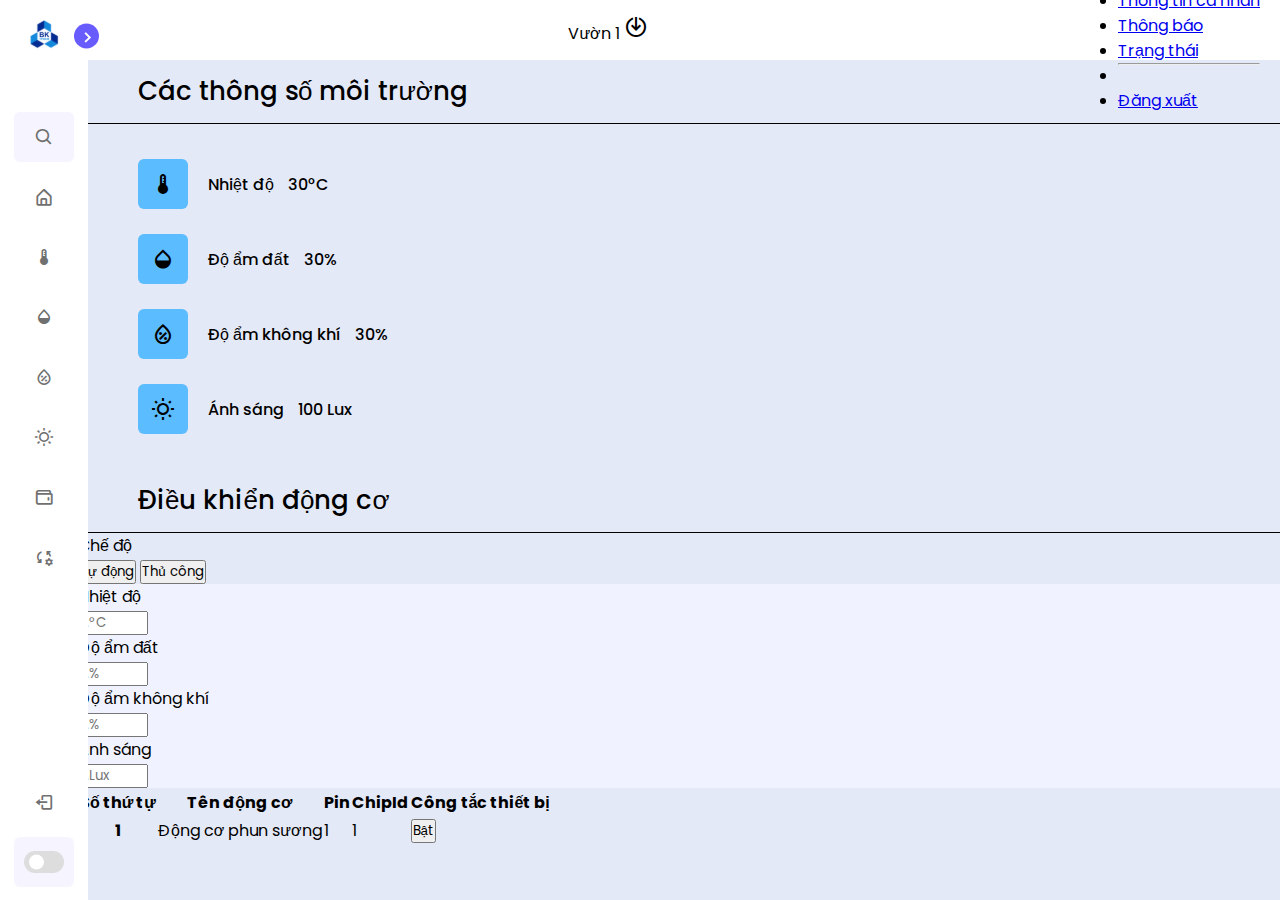
<file: index.html>
<!DOCTYPE html>
<html lang="en">
    <head>
        <meta charset="UTF-8" />
        <meta http-equiv="X-UA-Compatible" content="IE=edge" />
        <meta name="viewport" content="width=device-width, initial-scale=1.0" />
        <!----======== CSS ======== -->
        <link
            href="https://cdn.jsdelivr.net/npm/bootstrap@5.0.2/dist/css/bootstrap.min.css"
            rel="stylesheet"
            integrity="sha384-EVSTQN3/azprG1Anm3QDgpJLIm9Nao0Yz1ztcQTwFspd3yD65VohhpuuCOmLASjC"
            crossorigin="anonymous"
        />
        <script
            src="https://cdn.jsdelivr.net/npm/@popperjs/core@2.11.8/dist/umd/popper.min.js"
            integrity="sha384-I7E8VVD/ismYTF4hNIPjVp/Zjvgyol6VFvRkX/vR+Vc4jQkC+hVqc2pM8ODewa9r"
            crossorigin="anonymous"
        ></script>
        <script
            src="https://cdn.jsdelivr.net/npm/bootstrap@5.3.3/dist/js/bootstrap.min.js"
            integrity="sha384-0pUGZvbkm6XF6gxjEnlmuGrJXVbNuzT9qBBavbLwCsOGabYfZo0T0to5eqruptLy"
            crossorigin="anonymous"
        ></script>
        <!----===== Boxicons CSS ===== -->
        <link
            href="https://unpkg.com/boxicons@2.1.1/css/boxicons.min.css"
            rel="stylesheet"
        />
        <!-- gg icon -->

        <link
            rel="stylesheet"
            href="https://fonts.googleapis.com/css2?family=Material+Symbols+Outlined:opsz,wght,FILL,GRAD@24,400,0,0"
        />
        <link rel="stylesheet" href="./css/style.css" />
        <title>IOT FARM</title>
    </head>
    <body>
        <nav class="sidebar close">
            <header>
                <div class="image-text">
                    <span class="image">
                        <img src="./img/01_logobachkhoasang 1.svg" alt="" />
                    </span>

                    <div class="text logo-text">
                        <span class="name">Hệ thống</span>
                        <span class="profession">Vườn thông minh</span>
                    </div>
                </div>

                <i class="bx bx-chevron-right toggle"></i>
            </header>

            <div class="menu-bar">
                <div class="menu">
                    <li class="search-box">
                        <i class="bx bx-search icon"></i>
                        <input type="text" placeholder="Search..." />
                    </li>

                    <ul class="menu-link">
                        <li class="nav-link">
                            <a href="./index.html">
                                <i class="bx bx-home-alt icon"></i>
                                <span class="text nav-text"
                                    >Điều khiển động cơ</span
                                >
                            </a>
                        </li>

                        <li class="nav-link">
                            <a href="#">
                                <!-- <i class="bx bx-bar-chart-alt-2 icon"></i> -->
                                <span class="material-symbols-outlined icon">
                                    device_thermostat
                                </span>
                                <span class="text nav-text">Nhiệt độ</span>
                            </a>
                        </li>

                        <li class="nav-link">
                            <a href="#">
                                <!-- <i class="bx bx-bell icon"></i> -->
                                <span class="material-symbols-outlined icon">
                                    humidity_mid
                                </span>
                                <span class="text nav-text">Độ ẩm đất</span>
                            </a>
                        </li>

                        <li class="nav-link">
                            <a href="#">
                                <!-- <i class="bx bx-pie-chart-alt icon"></i> -->
                                <span class="material-symbols-outlined icon">
                                    humidity_percentage
                                </span>
                                <span class="text nav-text"
                                    >Độ ẩm không khí</span
                                >
                            </a>
                        </li>

                        <li class="nav-link">
                            <a href="#">
                                <span class="material-symbols-outlined icon">
                                    wb_sunny
                                </span>
                                <span class="text nav-text">Ánh sáng</span>
                            </a>
                        </li>

                        <li class="nav-link">
                            <a href="./settime.html">
                                <i class="bx bx-wallet icon"></i>
                                <span class="text nav-text"
                                    >Cài đặt thời gian</span
                                >
                            </a>
                        </li>
                        <li class="nav-link">
                            <a href="./renderRule.html">
                                <i class="material-symbols-outlined icon">
                                    rule_settings
                                </i>
                                <span class="text nav-text"
                                    >Ngưỡng cảm biến</span
                                >
                            </a>
                        </li>
                    </ul>
                </div>

                <div class="bottom-content">
                    <li class="">
                        <a href="#">
                            <i class="bx bx-log-out icon"></i>
                            <span class="text nav-text">Logout</span>
                        </a>
                    </li>

                    <li class="mode">
                        <div class="sun-moon">
                            <i class="bx bx-moon icon moon"></i>
                            <i class="bx bx-sun icon sun"></i>
                        </div>
                        <span class="mode-text text">Dark mode</span>

                        <div class="toggle-switch">
                            <span class="switch"></span>
                        </div>
                    </li>
                </div>
            </div>
        </nav>
        <!-- SECTION -->
        <section class="home">
            <div class="top">
                <div></div>
                <div class="d-flex align-items-center">
                    <span>Vườn 1</span>
                    <span class="material-symbols-outlined"> enable </span>
                </div>
                <div class="dropdown">
                    <button
                        class="btn btn-secondary btn-sm dropdown-toggle"
                        type="button"
                        data-bs-toggle="dropdown"
                        aria-expanded="false"
                    >
                        <img src="./img/people.jpg" alt="" /> admin
                    </button>
                    <ul class="dropdown-menu dropdown-menu-dark">
                        <li>
                            <a class="dropdown-item active" href="#"
                                >Thông tin cá nhân</a
                            >
                        </li>
                        <li><a class="dropdown-item" href="#">Thông báo</a></li>
                        <li>
                            <a class="dropdown-item" href="#">Trạng thái</a>
                        </li>
                        <li><hr class="dropdown-divider" /></li>
                        <li><a class="dropdown-item" href="#">Đăng xuất</a></li>
                    </ul>
                </div>
            </div>
            <!-- Thong so -->

            <div class="text">Các thông số môi trường</div>
            <div class="home-content">
                <div class="overview d-flex">
                    <div class="title">
                        <span class="material-symbols-outlined icon">
                            device_thermostat
                        </span>
                        <div class="d-flex flex-column align-items-center">
                            <span class="text">Nhiệt độ</span>
                            <span class="text">30°C</span>
                        </div>
                    </div>
                    <div class="title">
                        <span class="material-symbols-outlined icon">
                            humidity_mid
                        </span>
                        <div class="d-flex flex-column align-items-center">
                            <span class="text">Độ ẩm đất</span>
                            <span class="text">30%</span>
                        </div>
                    </div>
                    <div class="title">
                        <span class="material-symbols-outlined icon">
                            humidity_percentage
                        </span>
                        <div class="d-flex flex-column align-items-center">
                            <span class="text">Độ ẩm không khí</span>
                            <span class="text">30%</span>
                        </div>
                    </div>
                    <div class="title">
                        <span class="material-symbols-outlined icon">
                            wb_sunny
                        </span>
                        <div class="d-flex flex-column align-items-center">
                            <span class="text">Ánh sáng</span>
                            <span class="text">100 Lux</span>
                        </div>
                    </div>
                </div>
            </div>
            <!-- Dieu khien -->
            <div class="text">Điều khiển động cơ</div>
            <div class="mode">
                <div class="button d-flex align-items-center m-4">
                    <div class="text">Chế độ</div>
                    <button class="btn btn-danger auto-button">Tự động</button>
                    <button class="btn btn-primary manual-button">
                        Thủ công
                    </button>
                </div>
                <div class="m-2 list-control">
                    <div
                        class="list-value d-flex align-items-center justify-content-around"
                    >
                        <!-- Nhiệt độ -->
                        <div
                            class="item border border-2 inline-block d-flex p-3 gap-3 align-items-center"
                            style="background-color: #f0f3ff"
                        >
                            <div class="title">Nhiệt độ</div>
                            <input
                                type="text"
                                class="form-control"
                                placeholder="...°C"
                                style="width: 70px"
                            />
                        </div>
                        <!-- Độ ẩm đất -->
                        <div
                            class="item border border-2 inline-block d-flex p-3 gap-3 align-items-center"
                            style="background-color: #f0f3ff"
                        >
                            <div class="title">Độ ẩm đất</div>
                            <input
                                type="text"
                                class="form-control"
                                placeholder="...%"
                                style="width: 70px"
                            />
                        </div>
                        <!--  -->
                        <div
                            class="item border border-2 inline-block d-flex p-3 gap-3 align-items-center"
                            style="background-color: #f0f3ff"
                        >
                            <div class="title">Độ ẩm không khí</div>
                            <input
                                type="text"
                                class="form-control"
                                placeholder="...%"
                                style="width: 70px"
                            />
                        </div>
                        <!--  -->
                        <div
                            class="item border border-2 inline-block d-flex p-3 gap-3 align-items-center"
                            style="background-color: #f0f3ff"
                        >
                            <div class="title">Ánh sáng</div>
                            <input
                                type="text"
                                class="form-control"
                                placeholder="...Lux"
                                style="width: 70px"
                            />
                        </div>
                    </div>
                </div>
            </div>
            <!-- control -->
            <div class="p-3">
                <table class="table text-center">
                    <thead class="table-primary">
                        <tr>
                            <th scope="col">Số thứ tự</th>
                            <th scope="col">Tên động cơ</th>
                            <th scope="col">Pin</th>
                            <th scope="col">ChipId</th>
                            <th scope="col">Công tắc thiết bị</th>
                        </tr>
                    </thead>
                    <tbody>
                        <tr>
                            <th scope="row">1</th>
                            <td>Động cơ phun sương</td>
                            <td>1</td>
                            <td>1</td>
                            <td>
                                <button type="button" class="btn btn-primary">
                                    Bật
                                </button>
                            </td>
                        </tr>
                        <!-- <tr>
                            <th scope="row">2</th>
                            <td>Động cơ phun sương</td>
                            <td>1</td>
                            <td>1</td>
                            <td>
                                <button type="button" class="btn btn-primary">
                                    Bật
                                </button>
                            </td>
                        </tr>
                        <tr>
                            <th scope="row">3</th>
                            <td>Động cơ phun sương</td>
                            <td>1</td>
                            <td>1</td>
                            <td>
                                <button type="button" class="btn btn-primary">
                                    Bật
                                </button>
                            </td>
                        </tr> -->
                    </tbody>
                </table>
            </div>
        </section>
        <script src="./script.js"></script>
        <script src="./controllbutton.js"></script>
    </body>
</html>
</file>
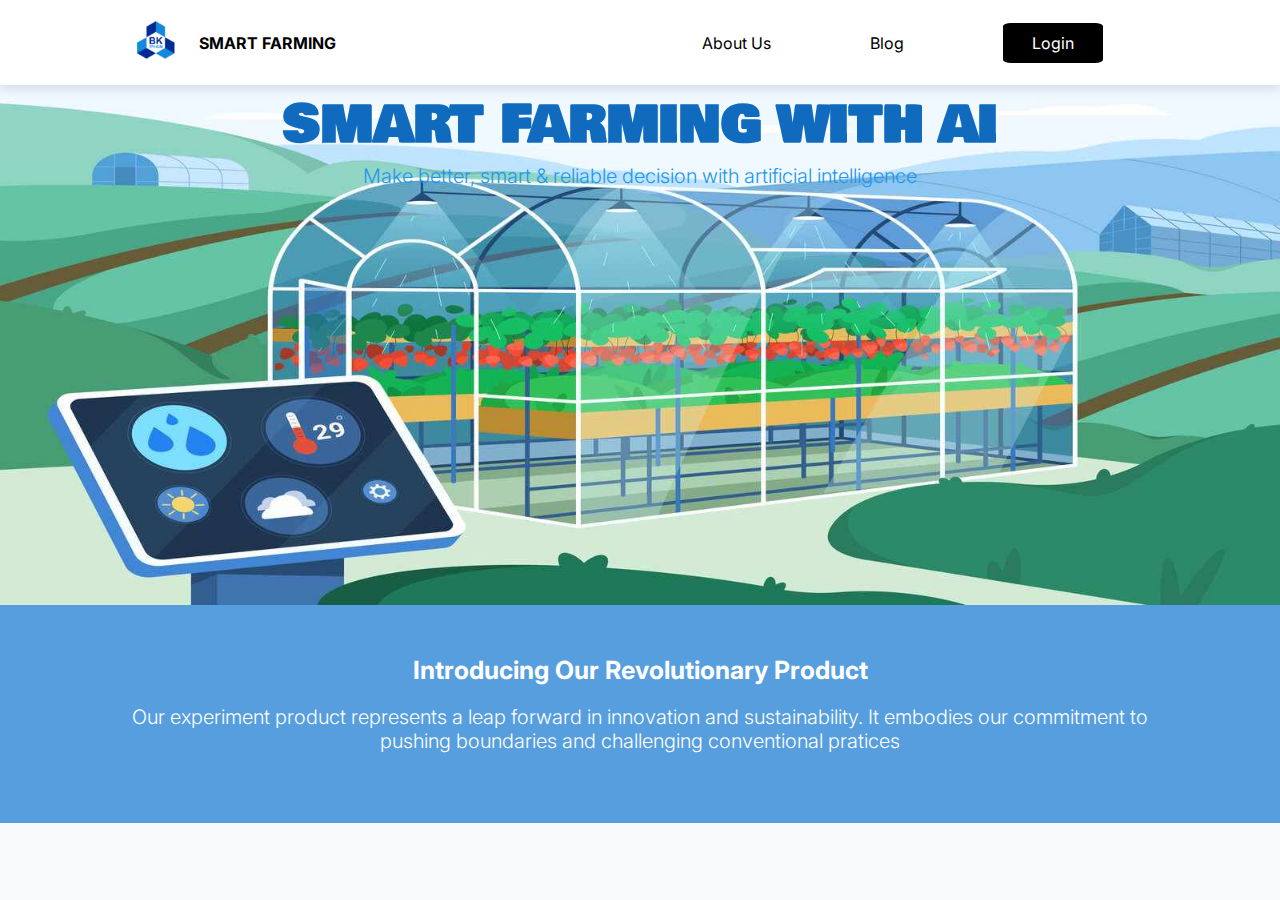
<file: homepage.html>
<!DOCTYPE html>
<html lang="en">
    <head>
        <meta charset="UTF-8" />
        <meta http-equiv="X-UA-Compatible" content="IE=edge" />
        <meta name="viewport" content="width=device-width, initial-scale=1.0" />
        <title>Trang chủ</title>

        <!-- custom css file link -->
        <link rel="stylesheet" type="text/css" href="./css/histyle.css" />
        <title>Trang chủ</title>

        <!-- custom css file link -->
        <link
            href="https://fonts.googleapis.com/css?family=Bowlby One"
            rel="stylesheet"
        />
    </head>

    <body>
        <!-- header section starts -->
        <section class="header">
            <div class="left-side">
                <div class="logo">
                    <a href="">
                        <img src="./img/01_logobachkhoasang 1.svg" alt="logo" />
                        <p>SMART FARMING</p>
                    </a>
                </div>
            </div>

            <div class="right-side">
                <a href="#" class="abt">About Us</a>
                <a href="#" class="blog">Blog</a>
                <div class="login">
                    <a href="./login.html" class="login">Login</a>
                </div>
            </div>
        </section>

        <!-- header section ends -->

        <div class="main">
            <img src="./img/ig.jpg" alt="backkhoa" />
            <div class="home-title">
                <p class="school-name">SMART FARMING WITH AI</p>
                <p class="service-name">
                    Make better, smart & reliable decision with artificial
                    intelligence
                </p>
            </div>
        </div>

        <!-- footer section starts -->
        <div class="footer-container">
            <section class="footer">
                <div class="box-container">
                    <div class="box">
                        <h3>Introducing Our Revolutionary Product</h3>
                        <h4>
                            Our experiment product represents a leap forward in
                            innovation and sustainability. It embodies our
                            commitment to pushing boundaries and challenging
                            conventional pratices
                        </h4>
                    </div>
                </div>
            </section>
        </div>
    </body>
</html>
</file>
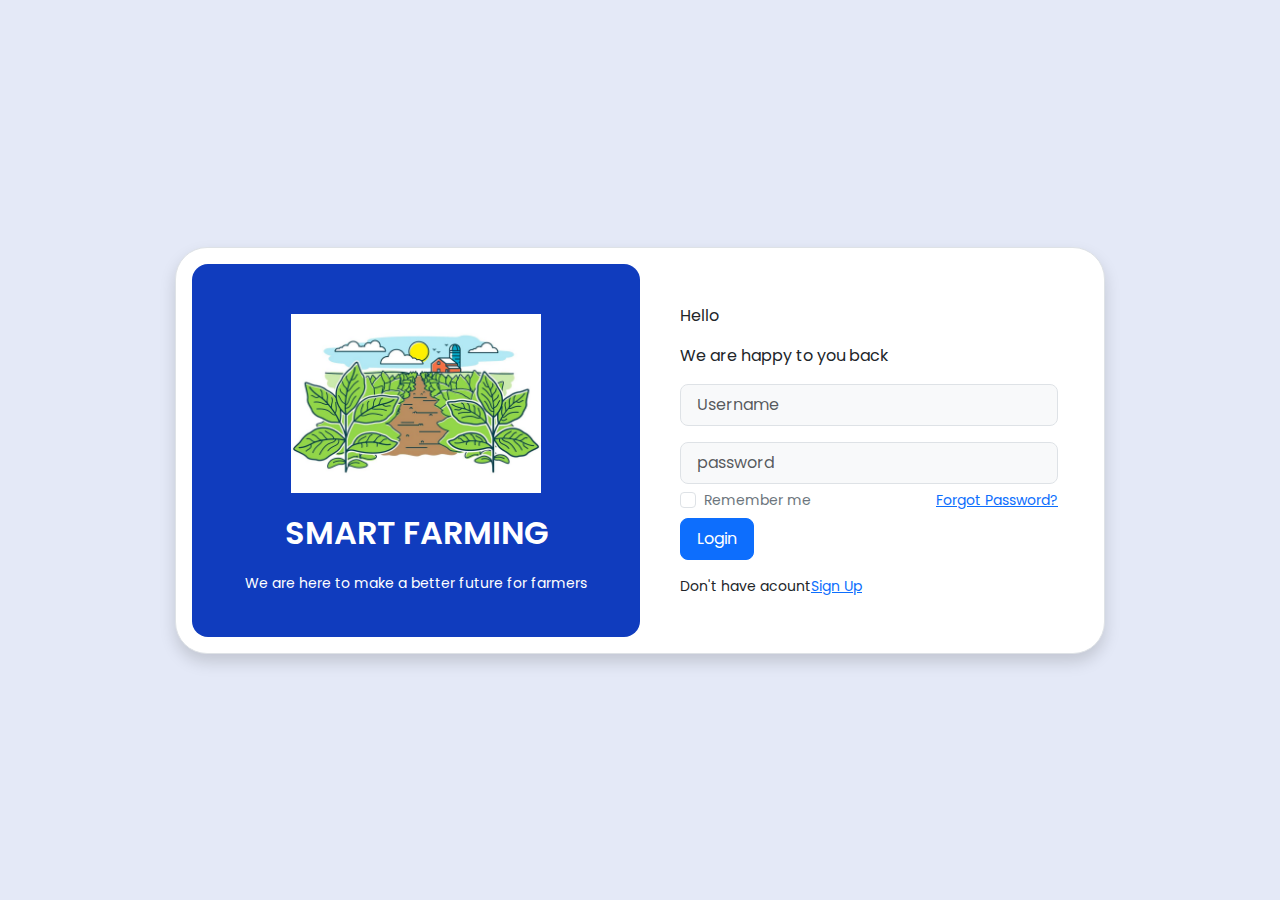
<file: login.html>
<!DOCTYPE html>
<html lang="en">
    <head>
        <meta charset="UTF-8" />
        <meta name="viewport" content="width=device-width, initial-scale=1.0" />
        <link
            href="https://cdn.jsdelivr.net/npm/bootstrap@5.3.3/dist/css/bootstrap.min.css"
            rel="stylesheet"
            integrity="sha384-QWTKZyjpPEjISv5WaRU9OFeRpok6YctnYmDr5pNlyT2bRjXh0JMhjY6hW+ALEwIH"
            crossorigin="anonymous"
        />
        <link rel="stylesheet" href="./css/style.css" />
        <style>
            .box-area {
                width: 930px;
            }
            .right-box {
                padding: 40px 30px 40px 40px;
            }
            ::placeholder {
                font-size: 16px;
            }
        </style>
        <title>login</title>
    </head>
    <body>
        <div
            class="container d-flex justify-content-center align-items-center min-vh-100"
        >
            <!-- Login -->
            <div class="row border rounded-5 p-3 bg-white shadow box-area">
                <!-- left -->
                <div
                    class="col-md-6 rounded-4 d-flex justify-content-center align-items-center flex-column left-box"
                    style="background-color: #103cbe"
                >
                    <div class="featured-img mb-3 mt-2">
                        <img
                            src="./img/login-farming.jpg"
                            class="img-fluid"
                            style="width: 250px"
                            alt=""
                        />
                    </div>
                    <p class="text-white fs-2" style="font-weight: 600">
                        SMART FARMING
                    </p>
                    <small class="text-white text-wrap text-center"
                        >We are here to make a better future for farmers</small
                    >
                </div>

                <!-- right -->
                <div class="col-md-6 right-box">
                    <div class="row align-items-center">
                        <div class="header-text">
                            <p>Hello</p>
                            <p>We are happy to you back</p>
                        </div>
                        <div class="input-group mb-3">
                            <input
                                type="text"
                                class="form-control form-control-lg bg-light fs-6"
                                placeholder="Username"
                            />
                        </div>
                        <div class="input-group mb-1">
                            <input
                                type="password"
                                class="form-control form-control-lg bg-light fs-6"
                                placeholder="password"
                            />
                        </div>
                        <div
                            class="input-group mb-1 d-flex justify-content-between"
                        >
                            <div class="form-check">
                                <input
                                    type="checkbox"
                                    class="form-check-input"
                                    id="formCheck"
                                />
                                <label
                                    for="formCheck"
                                    class="form-check-label text-secondary"
                                    ><small>Remember me</small></label
                                >
                            </div>
                            <div class="forgot">
                                <small><a href="#!">Forgot Password?</a></small>
                            </div>
                        </div>
                        <div class="input-group mb-3">
                            <a href="/index.html"
                                ><button
                                    class="btn btn-lg btn-primary w-100 fs-6"
                                >
                                    Login
                                </button></a
                            >
                        </div>
                        <div class="row">
                            <small
                                >Don't have acount<a href="#!"
                                    >Sign Up</a
                                ></small
                            >
                        </div>
                    </div>
                </div>
                <!--  -->
            </div>
        </div>
    </body>
</html>
</file>
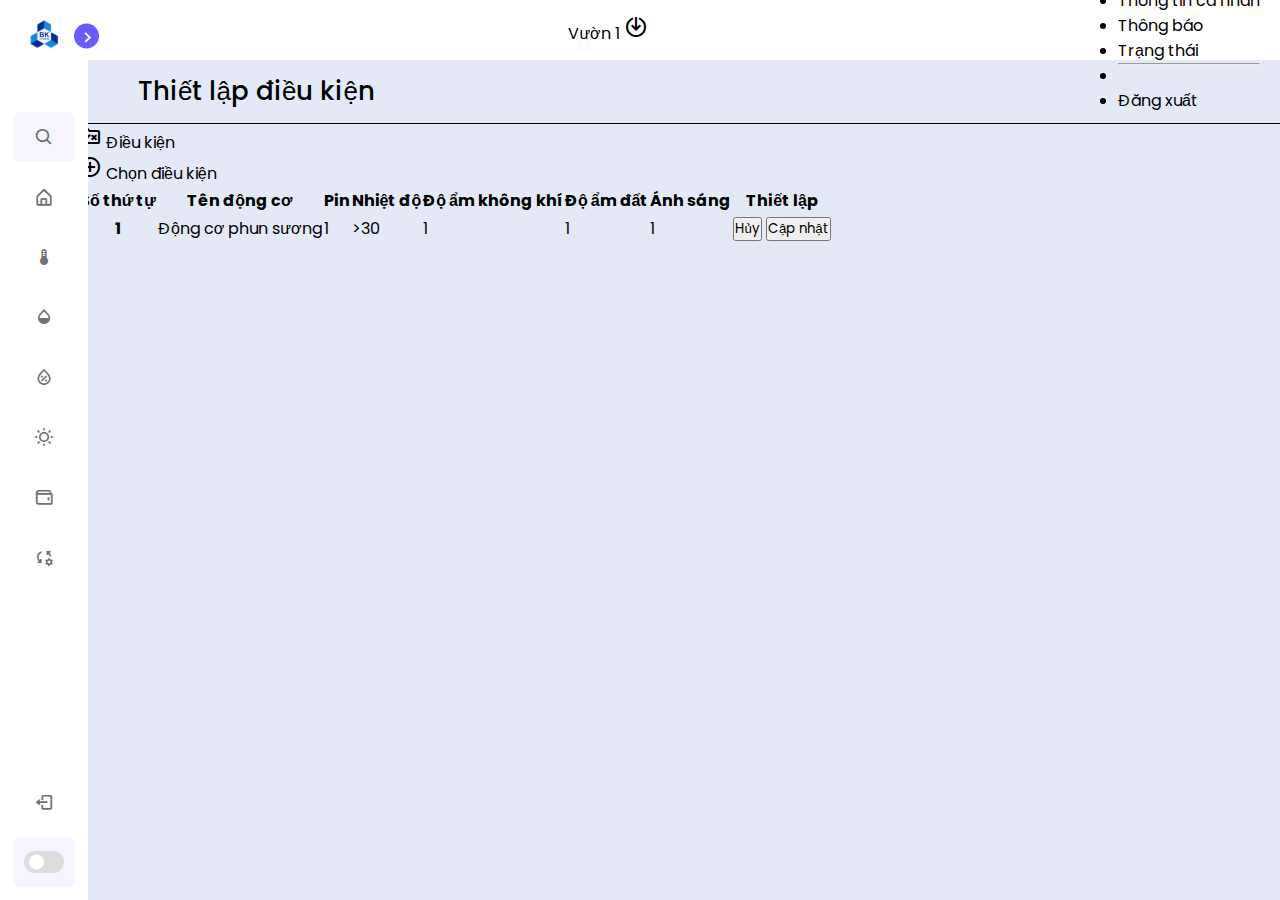
<file: renderRule.html>
<!DOCTYPE html>
<html lang="en">
    <head>
        <meta charset="UTF-8" />
        <meta http-equiv="X-UA-Compatible" content="IE=edge" />
        <meta name="viewport" content="width=device-width, initial-scale=1.0" />
        <!----======== CSS ======== -->
        <link
            href="https://cdn.jsdelivr.net/npm/bootstrap@5.0.2/dist/css/bootstrap.min.css"
            rel="stylesheet"
            integrity="sha384-EVSTQN3/azprG1Anm3QDgpJLIm9Nao0Yz1ztcQTwFspd3yD65VohhpuuCOmLASjC"
            crossorigin="anonymous"
        />
        <script
            src="https://cdn.jsdelivr.net/npm/@popperjs/core@2.11.8/dist/umd/popper.min.js"
            integrity="sha384-I7E8VVD/ismYTF4hNIPjVp/Zjvgyol6VFvRkX/vR+Vc4jQkC+hVqc2pM8ODewa9r"
            crossorigin="anonymous"
        ></script>
        <script
            src="https://cdn.jsdelivr.net/npm/bootstrap@5.3.3/dist/js/bootstrap.min.js"
            integrity="sha384-0pUGZvbkm6XF6gxjEnlmuGrJXVbNuzT9qBBavbLwCsOGabYfZo0T0to5eqruptLy"
            crossorigin="anonymous"
        ></script>
        <!----===== Boxicons CSS ===== -->
        <link
            href="https://unpkg.com/boxicons@2.1.1/css/boxicons.min.css"
            rel="stylesheet"
        />
        <!-- gg icon -->

        <link
            rel="stylesheet"
            href="https://fonts.googleapis.com/css2?family=Material+Symbols+Outlined:opsz,wght,FILL,GRAD@24,400,0,0"
        />
        <link rel="stylesheet" href="./css/settime.css" />
        <title>IOT FARM</title>
    </head>
    <body>
        <nav class="sidebar close">
            <header>
                <div class="image-text">
                    <span class="image">
                        <img src="./img/01_logobachkhoasang 1.svg" alt="" />
                    </span>

                    <div class="text logo-text">
                        <span class="name">Hệ thống</span>
                        <span class="profession">Vườn thông minh</span>
                    </div>
                </div>

                <i class="bx bx-chevron-right toggle"></i>
            </header>

            <div class="menu-bar">
                <div class="menu">
                    <li class="search-box">
                        <i class="bx bx-search icon"></i>
                        <input type="text" placeholder="Search..." />
                    </li>

                    <ul class="menu-link">
                        <li class="nav-link">
                            <a href="./index.html">
                                <i class="bx bx-home-alt icon"></i>
                                <span class="text nav-text"
                                    >Điều khiển động cơ</span
                                >
                            </a>
                        </li>

                        <li class="nav-link">
                            <a href="#">
                                <!-- <i class="bx bx-bar-chart-alt-2 icon"></i> -->
                                <span class="material-symbols-outlined icon">
                                    device_thermostat
                                </span>
                                <span class="text nav-text">Nhiệt độ</span>
                            </a>
                        </li>

                        <li class="nav-link">
                            <a href="#">
                                <!-- <i class="bx bx-bell icon"></i> -->
                                <span class="material-symbols-outlined icon">
                                    humidity_mid
                                </span>
                                <span class="text nav-text">Độ ẩm đất</span>
                            </a>
                        </li>

                        <li class="nav-link">
                            <a href="#">
                                <!-- <i class="bx bx-pie-chart-alt icon"></i> -->
                                <span class="material-symbols-outlined icon">
                                    humidity_percentage
                                </span>
                                <span class="text nav-text"
                                    >Độ ẩm không khí</span
                                >
                            </a>
                        </li>

                        <li class="nav-link">
                            <a href="#">
                                <span class="material-symbols-outlined icon">
                                    wb_sunny
                                </span>
                                <span class="text nav-text">Ánh sáng</span>
                            </a>
                        </li>

                        <li class="nav-link">
                            <a href="./settime.html">
                                <i class="bx bx-wallet icon"></i>
                                <span class="text nav-text"
                                    >Cài đặt thời gian</span
                                >
                            </a>
                        </li>
                        <li class="nav-link">
                            <a href="./Ruledevice.html">
                                <i class="material-symbols-outlined icon">
                                    rule_settings
                                </i>
                                <span class="text nav-text"
                                    >Ngưỡng cảm biến</span
                                >
                            </a>
                        </li>
                    </ul>
                </div>

                <div class="bottom-content">
                    <li class="">
                        <a href="#">
                            <i class="bx bx-log-out icon"></i>
                            <span class="text nav-text">Logout</span>
                        </a>
                    </li>

                    <li class="mode">
                        <div class="sun-moon">
                            <i class="bx bx-moon icon moon"></i>
                            <i class="bx bx-sun icon sun"></i>
                        </div>
                        <span class="mode-text text">Dark mode</span>

                        <div class="toggle-switch">
                            <span class="switch"></span>
                        </div>
                    </li>
                </div>
            </div>
        </nav>
        <!-- SECTION -->
        <section class="home">
            <div class="top">
                <div></div>
                <div class="d-flex align-items-center">
                    <span>Vườn 1</span>
                    <span class="material-symbols-outlined"> enable </span>
                </div>
                <div class="dropdown">
                    <button
                        class="btn btn-secondary btn-sm dropdown-toggle"
                        type="button"
                        data-bs-toggle="dropdown"
                        aria-expanded="false"
                    >
                        <img src="./img/people.jpg" alt="" /> admin
                    </button>
                    <ul class="dropdown-menu dropdown-menu-dark">
                        <li>
                            <a class="dropdown-item active" href="#"
                                >Thông tin cá nhân</a
                            >
                        </li>
                        <li><a class="dropdown-item" href="#">Thông báo</a></li>
                        <li>
                            <a class="dropdown-item" href="#">Trạng thái</a>
                        </li>
                        <li><hr class="dropdown-divider" /></li>
                        <li><a class="dropdown-item" href="#">Đăng xuất</a></li>
                    </ul>
                </div>
            </div>
            <!-- Cài đặt thời gian -->
            <div class="p-4">
                <div class="text">Thiết lập điều kiện</div>
                <div class="home-content">
                    <div class="overview d-flex justify-content-end p-3 gap-5">
                        <div
                            class="title d-flex align-items-center justify-content-center"
                        >
                            <span class="material-symbols-outlined">
                                rule_folder
                            </span>
                            <a href="renderRule.html"
                                ><span class="sub-text icon">Điều kiện</span></a
                            >
                        </div>
                        <div
                            class="title d-flex align-items-center justify-content-center"
                        >
                            <span class="material-symbols-outlined">
                                add_circle
                            </span>
                            <a href="./ruleDevice.html"
                                ><span class="sub-text icon"
                                    >Chọn điều kiện</span
                                ></a
                            >
                        </div>
                    </div>
                </div>
                <table class="table text-center">
                    <thead class="table-primary">
                        <tr>
                            <th scope="col">Số thứ tự</th>
                            <th scope="col">Tên động cơ</th>
                            <th scope="col">Pin</th>
                            <th scope="col">Nhiệt độ</th>
                            <th scope="col">Độ ẩm không khí</th>
                            <th scope="col">Độ ẩm đất</th>
                            <th scope="col">Ánh sáng</th>
                            <th scope="col">Thiết lập</th>
                        </tr>
                    </thead>
                    <tbody>
                        <tr>
                            <th scope="row">1</th>
                            <td>Động cơ phun sương</td>
                            <td>1</td>
                            <td>>30</td>
                            <td>1</td>
                            <td>1</td>
                            <td>1</td>
                            <td>
                                <button type="button" class="btn btn-danger">
                                    Hủy
                                </button>
                                <button type="button" class="btn btn-primary">
                                    Cập nhật
                                </button>
                            </td>
                        </tr>
                    </tbody>
                </table>
            </div>
        </section>
        <script src="./script.js"></script>
    </body>
</html>
</file>
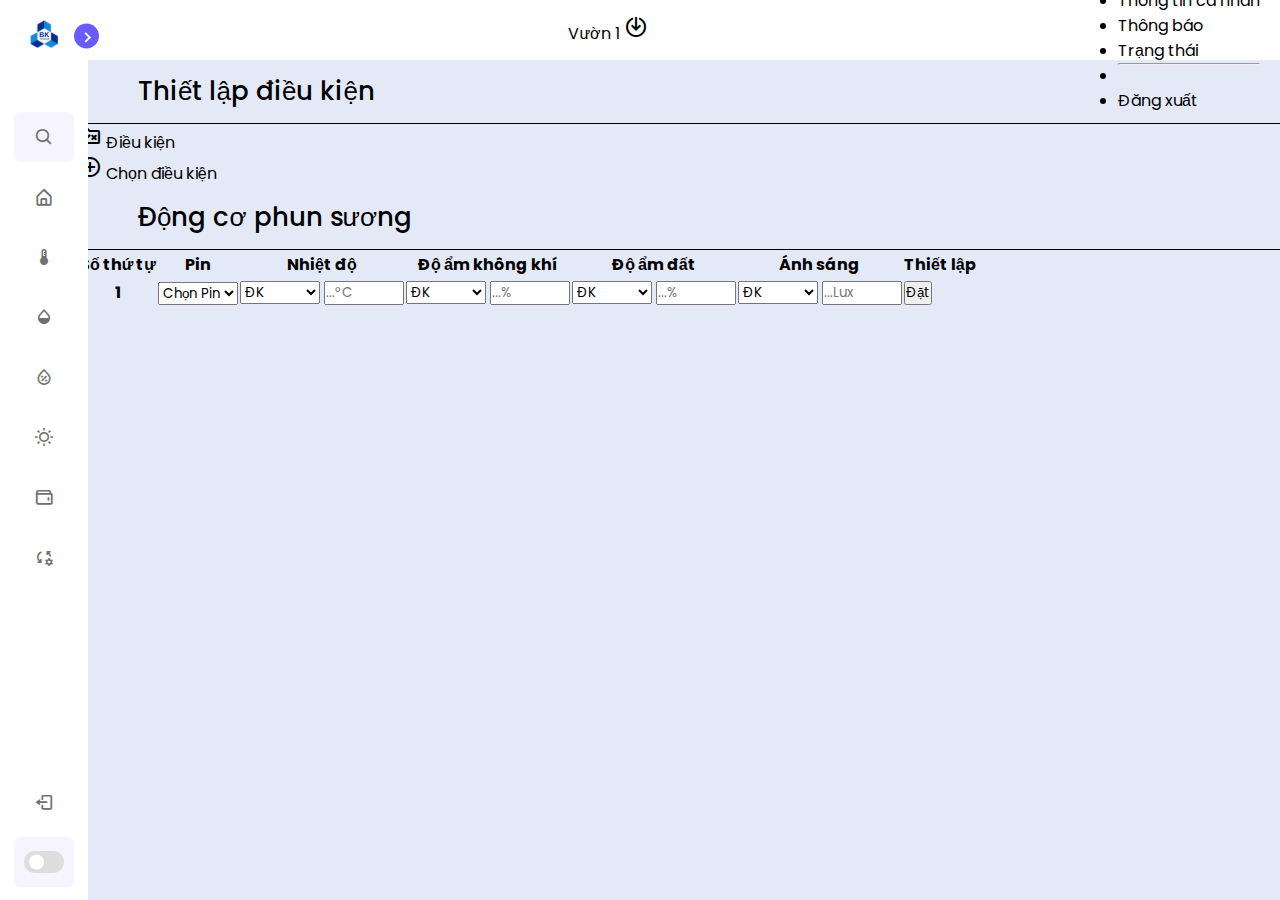
<file: ruleDevice.html>
<!DOCTYPE html>
<html lang="en">
    <head>
        <meta charset="UTF-8" />
        <meta http-equiv="X-UA-Compatible" content="IE=edge" />
        <meta name="viewport" content="width=device-width, initial-scale=1.0" />
        <!----======== CSS ======== -->
        <link
            href="https://cdn.jsdelivr.net/npm/bootstrap@5.0.2/dist/css/bootstrap.min.css"
            rel="stylesheet"
            integrity="sha384-EVSTQN3/azprG1Anm3QDgpJLIm9Nao0Yz1ztcQTwFspd3yD65VohhpuuCOmLASjC"
            crossorigin="anonymous"
        />
        <script
            src="https://cdn.jsdelivr.net/npm/@popperjs/core@2.11.8/dist/umd/popper.min.js"
            integrity="sha384-I7E8VVD/ismYTF4hNIPjVp/Zjvgyol6VFvRkX/vR+Vc4jQkC+hVqc2pM8ODewa9r"
            crossorigin="anonymous"
        ></script>
        <script
            src="https://cdn.jsdelivr.net/npm/bootstrap@5.3.3/dist/js/bootstrap.min.js"
            integrity="sha384-0pUGZvbkm6XF6gxjEnlmuGrJXVbNuzT9qBBavbLwCsOGabYfZo0T0to5eqruptLy"
            crossorigin="anonymous"
        ></script>
        <!----===== Boxicons CSS ===== -->
        <link
            href="https://unpkg.com/boxicons@2.1.1/css/boxicons.min.css"
            rel="stylesheet"
        />
        <!-- gg icon -->

        <link
            rel="stylesheet"
            href="https://fonts.googleapis.com/css2?family=Material+Symbols+Outlined:opsz,wght,FILL,GRAD@24,400,0,0"
        />
        <link rel="stylesheet" href="./css/settime.css" />
        <title>IOT FARM</title>
    </head>
    <body>
        <nav class="sidebar close">
            <header>
                <div class="image-text">
                    <span class="image">
                        <img src="./img/01_logobachkhoasang 1.svg" alt="" />
                    </span>

                    <div class="text logo-text">
                        <span class="name">Hệ thống</span>
                        <span class="profession">Vườn thông minh</span>
                    </div>
                </div>

                <i class="bx bx-chevron-right toggle"></i>
            </header>

            <div class="menu-bar">
                <div class="menu">
                    <li class="search-box">
                        <i class="bx bx-search icon"></i>
                        <input type="text" placeholder="Search..." />
                    </li>

                    <ul class="menu-link">
                        <li class="nav-link">
                            <a href="./index.html">
                                <i class="bx bx-home-alt icon"></i>
                                <span class="text nav-text"
                                    >Điều khiển động cơ</span
                                >
                            </a>
                        </li>

                        <li class="nav-link">
                            <a href="#">
                                <!-- <i class="bx bx-bar-chart-alt-2 icon"></i> -->
                                <span class="material-symbols-outlined icon">
                                    device_thermostat
                                </span>
                                <span class="text nav-text">Nhiệt độ</span>
                            </a>
                        </li>

                        <li class="nav-link">
                            <a href="#">
                                <!-- <i class="bx bx-bell icon"></i> -->
                                <span class="material-symbols-outlined icon">
                                    humidity_mid
                                </span>
                                <span class="text nav-text">Độ ẩm đất</span>
                            </a>
                        </li>

                        <li class="nav-link">
                            <a href="#">
                                <!-- <i class="bx bx-pie-chart-alt icon"></i> -->
                                <span class="material-symbols-outlined icon">
                                    humidity_percentage
                                </span>
                                <span class="text nav-text"
                                    >Độ ẩm không khí</span
                                >
                            </a>
                        </li>

                        <li class="nav-link">
                            <a href="#">
                                <span class="material-symbols-outlined icon">
                                    wb_sunny
                                </span>
                                <span class="text nav-text">Ánh sáng</span>
                            </a>
                        </li>

                        <li class="nav-link">
                            <a href="./settime.html">
                                <i class="bx bx-wallet icon"></i>
                                <span class="text nav-text"
                                    >Cài đặt thời gian</span
                                >
                            </a>
                        </li>
                        <li class="nav-link">
                            <a href="./Ruledevice.html">
                                <i class="material-symbols-outlined icon">
                                    rule_settings
                                </i>
                                <span class="text nav-text"
                                    >Ngưỡng cảm biến</span
                                >
                            </a>
                        </li>
                    </ul>
                </div>

                <div class="bottom-content">
                    <li class="">
                        <a href="#">
                            <i class="bx bx-log-out icon"></i>
                            <span class="text nav-text">Logout</span>
                        </a>
                    </li>

                    <li class="mode">
                        <div class="sun-moon">
                            <i class="bx bx-moon icon moon"></i>
                            <i class="bx bx-sun icon sun"></i>
                        </div>
                        <span class="mode-text text">Dark mode</span>

                        <div class="toggle-switch">
                            <span class="switch"></span>
                        </div>
                    </li>
                </div>
            </div>
        </nav>
        <!-- SECTION -->
        <section class="home">
            <div class="top">
                <div></div>
                <div class="d-flex align-items-center">
                    <span>Vườn 1</span>
                    <span class="material-symbols-outlined"> enable </span>
                </div>
                <div class="dropdown">
                    <button
                        class="btn btn-secondary btn-sm dropdown-toggle"
                        type="button"
                        data-bs-toggle="dropdown"
                        aria-expanded="false"
                    >
                        <img src="./img/people.jpg" alt="" /> admin
                    </button>
                    <ul class="dropdown-menu dropdown-menu-dark">
                        <li>
                            <a class="dropdown-item active" href="#"
                                >Thông tin cá nhân</a
                            >
                        </li>
                        <li><a class="dropdown-item" href="#">Thông báo</a></li>
                        <li>
                            <a class="dropdown-item" href="#">Trạng thái</a>
                        </li>
                        <li><hr class="dropdown-divider" /></li>
                        <li><a class="dropdown-item" href="#">Đăng xuất</a></li>
                    </ul>
                </div>
            </div>
            <!-- Cài đặt thời gian -->
            <div class="p-4">
                <div class="text">Thiết lập điều kiện</div>
                <div class="home-content">
                    <div class="overview d-flex justify-content-end p-3 gap-5">
                        <div
                            class="title d-flex align-items-center justify-content-center"
                        >
                            <span class="material-symbols-outlined">
                                rule_folder
                            </span>
                            <a href="renderRule.html"
                                ><span class="sub-text icon">Điều kiện</span></a
                            >
                        </div>
                        <div
                            class="title d-flex align-items-center justify-content-center"
                        >
                            <span class="material-symbols-outlined">
                                add_circle
                            </span>
                            <a href="./ruleDevice.html"
                                ><span class="sub-text icon"
                                    >Chọn điều kiện</span
                                ></a
                            >
                        </div>
                    </div>
                </div>
                <div class="text">Động cơ phun sương</div>
                <table class="table text-center">
                    <thead class="table-primary jus">
                        <tr>
                            <th scope="col">Số thứ tự</th>
                            <th scope="col">Pin</th>
                            <th scope="col">Nhiệt độ</th>
                            <th scope="col">Độ ẩm không khí</th>
                            <th scope="col">Độ ẩm đất</th>
                            <th scope="col">Ánh sáng</th>
                            <th scope="col">Thiết lập</th>
                        </tr>
                    </thead>
                    <tbody>
                        <tr>
                            <th scope="row" class="text-center">1</th>
                            <td>
                                <select class="form-select">
                                    <option selected>Chọn Pin</option>
                                    <option value="1">...</option>
                                </select>
                            </td>
                            <td>
                                <div
                                    class="d-flex align-items-center justify-content-center"
                                >
                                    <select
                                        class="form-select"
                                        style="width: 80px"
                                    >
                                        <option selected>ĐK</option>
                                        <option value="1"><</option>
                                        <option value="1">></option>
                                    </select>
                                    <input
                                        type="text"
                                        class="form-control"
                                        placeholder="...°C"
                                        style="width: 80px"
                                    />
                                </div>
                            </td>
                            <td>
                                <div
                                    class="d-flex align-items-center justify-content-center"
                                >
                                    <select
                                        class="form-select"
                                        style="width: 80px"
                                    >
                                        <option selected>ĐK</option>
                                        <option value="1"><</option>
                                        <option value="1">></option>
                                    </select>
                                    <input
                                        type="text"
                                        class="form-control"
                                        placeholder="...%"
                                        style="width: 80px"
                                    />
                                </div>
                            </td>
                            <td>
                                <div
                                    class="d-flex align-items-center justify-content-center"
                                >
                                    <select
                                        class="form-select"
                                        style="width: 80px"
                                    >
                                        <option selected>ĐK</option>
                                        <option value="1"><</option>
                                        <option value="1">></option>
                                    </select>
                                    <input
                                        type="text"
                                        class="form-control"
                                        placeholder="...%"
                                        style="width: 80px"
                                    />
                                </div>
                            </td>
                            <td>
                                <div
                                    class="d-flex align-items-center justify-content-center"
                                >
                                    <select
                                        class="form-select"
                                        style="width: 80px"
                                    >
                                        <option selected>ĐK</option>
                                        <option value="1"><</option>
                                        <option value="1">></option>
                                    </select>
                                    <input
                                        type="text"
                                        class="form-control"
                                        placeholder="...Lux"
                                        style="width: 80px"
                                    />
                                </div>
                            </td>
                            <td>
                                <button type="button" class="btn btn-primary">
                                    Đặt
                                </button>
                            </td>
                        </tr>
                    </tbody>
                </table>
            </div>
        </section>
        <script src="./script.js"></script>
    </body>
</html>
</file>
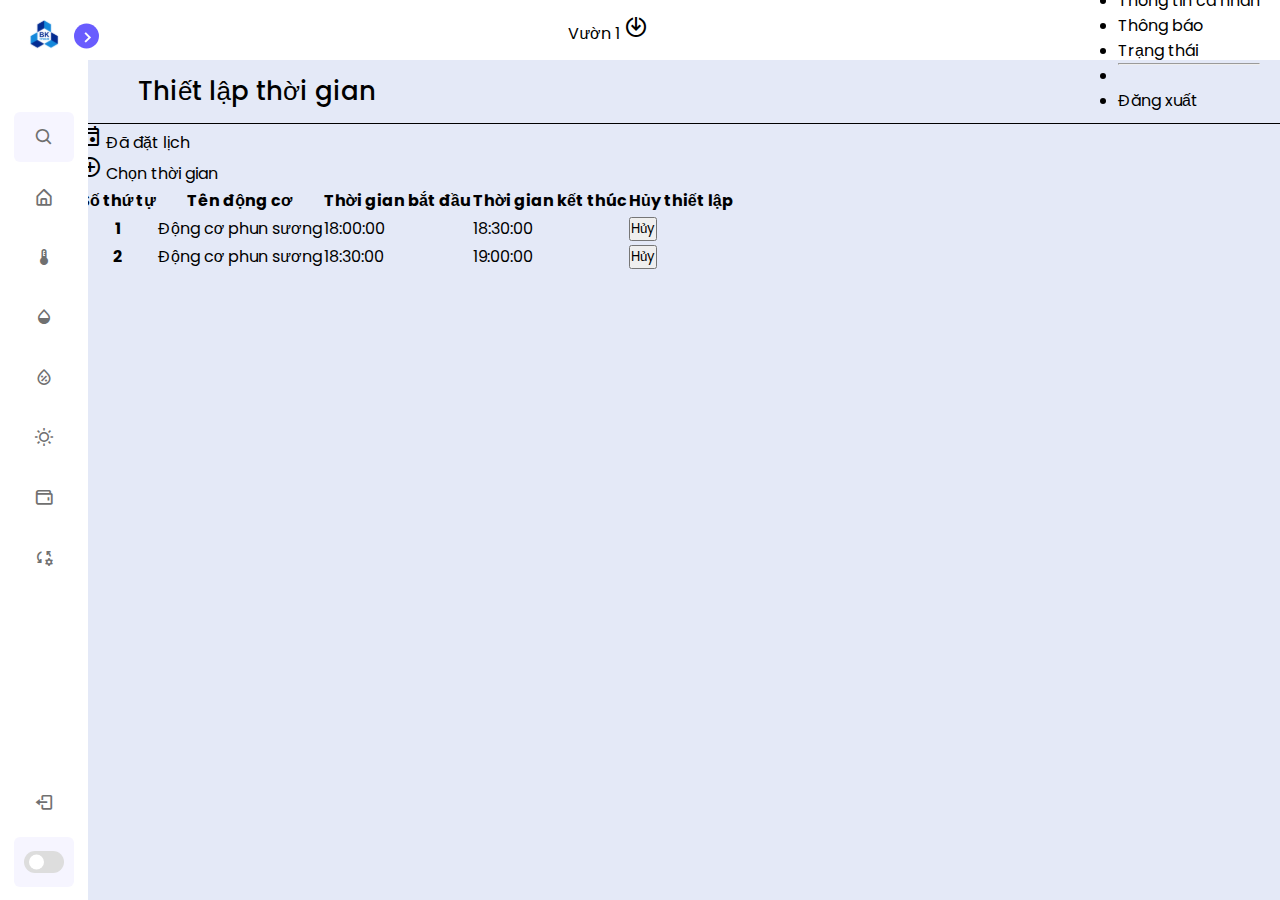
<file: settime.html>
<!DOCTYPE html>
<html lang="en">
    <head>
        <meta charset="UTF-8" />
        <meta http-equiv="X-UA-Compatible" content="IE=edge" />
        <meta name="viewport" content="width=device-width, initial-scale=1.0" />
        <!----======== CSS ======== -->
        <link
            href="https://cdn.jsdelivr.net/npm/bootstrap@5.0.2/dist/css/bootstrap.min.css"
            rel="stylesheet"
            integrity="sha384-EVSTQN3/azprG1Anm3QDgpJLIm9Nao0Yz1ztcQTwFspd3yD65VohhpuuCOmLASjC"
            crossorigin="anonymous"
        />
        <script
            src="https://cdn.jsdelivr.net/npm/@popperjs/core@2.11.8/dist/umd/popper.min.js"
            integrity="sha384-I7E8VVD/ismYTF4hNIPjVp/Zjvgyol6VFvRkX/vR+Vc4jQkC+hVqc2pM8ODewa9r"
            crossorigin="anonymous"
        ></script>
        <script
            src="https://cdn.jsdelivr.net/npm/bootstrap@5.3.3/dist/js/bootstrap.min.js"
            integrity="sha384-0pUGZvbkm6XF6gxjEnlmuGrJXVbNuzT9qBBavbLwCsOGabYfZo0T0to5eqruptLy"
            crossorigin="anonymous"
        ></script>
        <!----===== Boxicons CSS ===== -->
        <link
            href="https://unpkg.com/boxicons@2.1.1/css/boxicons.min.css"
            rel="stylesheet"
        />
        <!-- gg icon -->

        <link
            rel="stylesheet"
            href="https://fonts.googleapis.com/css2?family=Material+Symbols+Outlined:opsz,wght,FILL,GRAD@24,400,0,0"
        />
        <link rel="stylesheet" href="./css/settime.css" />
        <title>IOT FARM</title>
    </head>
    <body>
        <nav class="sidebar close">
            <header>
                <div class="image-text">
                    <span class="image">
                        <img src="./img/01_logobachkhoasang 1.svg" alt="" />
                    </span>

                    <div class="text logo-text">
                        <span class="name">Hệ thống</span>
                        <span class="profession">Vườn thông minh</span>
                    </div>
                </div>

                <i class="bx bx-chevron-right toggle"></i>
            </header>

            <div class="menu-bar">
                <div class="menu">
                    <li class="search-box">
                        <i class="bx bx-search icon"></i>
                        <input type="text" placeholder="Search..." />
                    </li>

                    <ul class="menu-link">
                        <li class="nav-link">
                            <a href="./index.html">
                                <i class="bx bx-home-alt icon"></i>
                                <span class="text nav-text"
                                    >Điều khiển động cơ</span
                                >
                            </a>
                        </li>

                        <li class="nav-link">
                            <a href="#">
                                <!-- <i class="bx bx-bar-chart-alt-2 icon"></i> -->
                                <span class="material-symbols-outlined icon">
                                    device_thermostat
                                </span>
                                <span class="text nav-text">Nhiệt độ</span>
                            </a>
                        </li>

                        <li class="nav-link">
                            <a href="#">
                                <!-- <i class="bx bx-bell icon"></i> -->
                                <span class="material-symbols-outlined icon">
                                    humidity_mid
                                </span>
                                <span class="text nav-text">Độ ẩm đất</span>
                            </a>
                        </li>

                        <li class="nav-link">
                            <a href="#">
                                <!-- <i class="bx bx-pie-chart-alt icon"></i> -->
                                <span class="material-symbols-outlined icon">
                                    humidity_percentage
                                </span>
                                <span class="text nav-text"
                                    >Độ ẩm không khí</span
                                >
                            </a>
                        </li>

                        <li class="nav-link">
                            <a href="#">
                                <span class="material-symbols-outlined icon">
                                    wb_sunny
                                </span>
                                <span class="text nav-text">Ánh sáng</span>
                            </a>
                        </li>

                        <li class="nav-link">
                            <a href="./settime.html">
                                <i class="bx bx-wallet icon"></i>
                                <span class="text nav-text"
                                    >Cài đặt thời gian</span
                                >
                            </a>
                        </li>
                        <li class="nav-link">
                            <a href="./renderRule.html">
                                <i class="material-symbols-outlined icon">
                                    rule_settings
                                </i>
                                <span class="text nav-text"
                                    >Ngưỡng cảm biến</span
                                >
                            </a>
                        </li>
                    </ul>
                </div>

                <div class="bottom-content">
                    <li class="">
                        <a href="#">
                            <i class="bx bx-log-out icon"></i>
                            <span class="text nav-text">Logout</span>
                        </a>
                    </li>

                    <li class="mode">
                        <div class="sun-moon">
                            <i class="bx bx-moon icon moon"></i>
                            <i class="bx bx-sun icon sun"></i>
                        </div>
                        <span class="mode-text text">Dark mode</span>

                        <div class="toggle-switch">
                            <span class="switch"></span>
                        </div>
                    </li>
                </div>
            </div>
        </nav>
        <!-- SECTION -->
        <section class="home">
            <div class="top">
                <div></div>
                <div class="d-flex align-items-center">
                    <span>Vườn 1</span>
                    <span class="material-symbols-outlined"> enable </span>
                </div>
                <div class="dropdown">
                    <button
                        class="btn btn-secondary btn-sm dropdown-toggle"
                        type="button"
                        data-bs-toggle="dropdown"
                        aria-expanded="false"
                    >
                        <img src="./img/people.jpg" alt="" /> admin
                    </button>
                    <ul class="dropdown-menu dropdown-menu-dark">
                        <li>
                            <a class="dropdown-item active" href="#"
                                >Thông tin cá nhân</a
                            >
                        </li>
                        <li><a class="dropdown-item" href="#">Thông báo</a></li>
                        <li>
                            <a class="dropdown-item" href="#">Trạng thái</a>
                        </li>
                        <li><hr class="dropdown-divider" /></li>
                        <li><a class="dropdown-item" href="#">Đăng xuất</a></li>
                    </ul>
                </div>
            </div>
            <!-- Cài đặt thời gian -->
            <div class="p-4">
                <div class="text">Thiết lập thời gian</div>
                <div class="home-content">
                    <div class="overview d-flex justify-content-end p-3 gap-5">
                        <div
                            class="title d-flex align-items-center justify-content-center"
                        >
                            <span class="material-symbols-outlined">
                                event
                            </span>
                            <a href="settime.html"
                                ><span class="sub-text icon"
                                    >Đã đặt lịch</span
                                ></a
                            >
                        </div>
                        <div
                            class="title d-flex align-items-center justify-content-center"
                        >
                            <span class="material-symbols-outlined">
                                add_circle
                            </span>
                            <a href="./settimeb.html"
                                ><span class="sub-text icon"
                                    >Chọn thời gian</span
                                ></a
                            >
                        </div>
                    </div>
                </div>
                <table class="table text-center">
                    <thead class="table-primary">
                        <tr>
                            <th scope="col">Số thứ tự</th>
                            <th scope="col">Tên động cơ</th>
                            <th scope="col">Thời gian bắt đầu</th>
                            <th scope="col">Thời gian kết thúc</th>
                            <th scope="col">Hủy thiết lập</th>
                        </tr>
                    </thead>
                    <tbody>
                        <tr>
                            <th scope="row">1</th>
                            <td>Động cơ phun sương</td>
                            <td>18:00:00</td>
                            <td>18:30:00</td>
                            <td>
                                <button type="button" class="btn btn-danger">
                                    Hủy
                                </button>
                            </td>
                        </tr>
                        <tr>
                            <th scope="row">2</th>
                            <td>Động cơ phun sương</td>
                            <td>18:30:00</td>
                            <td>19:00:00</td>
                            <td>
                                <button type="button" class="btn btn-danger">
                                    Hủy
                                </button>
                            </td>
                        </tr>
                    </tbody>
                </table>
            </div>
        </section>
        <script src="./script.js"></script>
    </body>
</html>
</file>
<file: css/style.css>
/* Google Font Import - Poppins */
@import url("https://fonts.googleapis.com/css2?family=Poppins:wght@300;400;500;600;700&display=swap");
* {
    margin: 0;
    padding: 0;
    box-sizing: border-box;
    font-family: "Poppins", sans-serif;
}

:root {
    /* ===== Colors ===== */
    --body-color: #e4e9f7;
    --sidebar-color: #fff;
    --primary-color: #695cfe;
    --primary-color-light: #f6f5ff;
    --toggle-color: #ddd;
    --text-color: #707070;
    --icon-color: #5bbcff;

    /* ====== Transition ====== */
    --tran-03: all 0.2s ease;
    --tran-03: all 0.3s ease;
    --tran-04: all 0.3s ease;
    --tran-05: all 0.3s ease;
}

body {
    min-height: 100vh;
    background-color: var(--body-color);
    transition: var(--tran-05);
}

::selection {
    background-color: var(--primary-color);
    color: #fff;
}

body.dark {
    --body-color: #18191a;
    --sidebar-color: #242526;
    --primary-color: #3a3b3c;
    --primary-color-light: #3a3b3c;
    --toggle-color: #fff;
    --text-color: #ccc;
}

/* ===== Sidebar ===== */
.sidebar {
    position: fixed;
    top: 0;
    left: 0;
    height: 100%;
    width: 250px;
    padding: 10px 14px;
    background: var(--sidebar-color);
    transition: var(--tran-05);
    z-index: 100;
}
.sidebar.close {
    width: 88px;
}

/* ===== Reusable code - Here ===== */
.sidebar li {
    height: 50px;
    list-style: none;
    display: flex;
    align-items: center;
    margin-top: 10px;
}

.sidebar header .image,
.sidebar .icon {
    min-width: 60px;
    border-radius: 6px;
}

.sidebar .icon {
    min-width: 60px;
    border-radius: 6px;
    height: 100%;
    display: flex;
    align-items: center;
    justify-content: center;
    font-size: 20px;
}

.sidebar .text,
.sidebar .icon {
    color: var(--text-color);
    transition: var(--tran-03);
}

.sidebar .text {
    font-size: 17px;
    font-weight: 500;
    white-space: nowrap;
    opacity: 1;
}
.sidebar.close .text {
    opacity: 0;
}
/* =========================== */

.sidebar header {
    position: relative;
}

.sidebar header .image-text {
    display: flex;
    align-items: center;
}
.sidebar header .logo-text {
    display: flex;
    flex-direction: column;
}
header .image-text .name {
    margin-top: 2px;
    font-size: 18px;
    font-weight: 600;
}

header .image-text .profession {
    font-size: 16px;
    margin-top: -2px;
    display: block;
}
/* reset bootrap */
.sidebar .menu-link {
    padding: 0;
}
.sidebar .menu-link .nav-link {
    padding: 0;
}
/* ===================== */
.sidebar header .image {
    display: flex;
    align-items: center;
    justify-content: center;
}

.sidebar header .image img {
    width: 40px;
    border-radius: 6px;
}

.sidebar header .toggle {
    position: absolute;
    top: 50%;
    right: -25px;
    transform: translateY(-50%) rotate(180deg);
    height: 25px;
    width: 25px;
    background-color: var(--primary-color);
    color: var(--sidebar-color);
    border-radius: 50%;
    display: flex;
    align-items: center;
    justify-content: center;
    font-size: 22px;
    cursor: pointer;
    transition: var(--tran-05);
}

body.dark .sidebar header .toggle {
    color: var(--text-color);
}

.sidebar.close .toggle {
    transform: translateY(-50%) rotate(0deg);
}

.sidebar .menu {
    margin-top: 40px;
}

.sidebar li.search-box {
    border-radius: 6px;
    background-color: var(--primary-color-light);
    cursor: pointer;
    transition: var(--tran-05);
}

.sidebar li.search-box input {
    height: 100%;
    width: 100%;
    outline: none;
    border: none;
    background-color: var(--primary-color-light);
    color: var(--text-color);
    border-radius: 6px;
    font-size: 17px;
    font-weight: 500;
    transition: var(--tran-05);
}
.sidebar li a {
    list-style: none;
    height: 100%;
    background-color: transparent;
    display: flex;
    align-items: center;
    height: 100%;
    width: 100%;
    border-radius: 6px;
    text-decoration: none;
    transition: var(--tran-03);
}

.sidebar li a:hover {
    background-color: var(--primary-color);
}
.sidebar li a:hover .icon,
.sidebar li a:hover .text {
    color: var(--sidebar-color);
}
body.dark .sidebar li a:hover .icon,
body.dark .sidebar li a:hover .text {
    color: var(--text-color);
}

.sidebar .menu-bar {
    height: calc(100% - 55px);
    display: flex;
    flex-direction: column;
    justify-content: space-between;
    overflow-y: scroll;
}
.menu-bar::-webkit-scrollbar {
    display: none;
}
.sidebar .menu-bar .mode {
    border-radius: 6px;
    background-color: var(--primary-color-light);
    position: relative;
    transition: var(--tran-05);
}

.menu-bar .mode .sun-moon {
    height: 50px;
    width: 60px;
}

.mode .sun-moon i {
    position: absolute;
}
.mode .sun-moon i.sun {
    opacity: 0;
}
body.dark .mode .sun-moon i.sun {
    opacity: 1;
}
body.dark .mode .sun-moon i.moon {
    opacity: 0;
}

.menu-bar .bottom-content .toggle-switch {
    position: absolute;
    right: 0;
    height: 100%;
    min-width: 60px;
    display: flex;
    align-items: center;
    justify-content: center;
    border-radius: 6px;
    cursor: pointer;
}
.toggle-switch .switch {
    position: relative;
    height: 22px;
    width: 40px;
    border-radius: 25px;
    background-color: var(--toggle-color);
    transition: var(--tran-05);
}

.switch::before {
    content: "";
    position: absolute;
    height: 15px;
    width: 15px;
    border-radius: 50%;
    top: 50%;
    left: 5px;
    transform: translateY(-50%);
    background-color: var(--sidebar-color);
    transition: var(--tran-04);
}

body.dark .switch::before {
    left: 20px;
}
/* =================SECTION================= */
.home {
    position: absolute;
    top: 0;
    top: 0;
    left: 250px;
    height: 100vh;
    width: calc(100% - 250px);
    background-color: var(--body-color);
    transition: var(--tran-05);
}
.home > .text {
    font-size: 26px;
    font-weight: 500;
    color: var(--text-color);
    padding: 12px 60px;
    border-bottom: 1px solid black;
    color: black;
}

.sidebar.close ~ .home {
    left: 78px;
    height: 100vh;
    width: calc(100% - 78px);
}
body.dark .home .text {
    color: var(--text-color);
}

/* topp */
.home .top {
    height: 60px;
    padding: 20px;
    display: flex;
    background-color: var(--sidebar-color);
    justify-content: space-between;
    align-items: center;
    transition: var(--tran-05);
}
.home .top i{

}
.home .top img{
    /* margin-left: px; */
}
.home .top img {
    width: 30px;
    border-radius: 999px;
}

.home-content {
    padding: 10px;
}

.home-content .overview .title {
    display: flex;
    align-items: center;
    margin: 25px 50px;
    gap: 10px;
}

.home-content .overview .title .icon {
    position: relative;
    height: 50px;
    width: 50px;
    background-color: var(--icon-color);
    border-radius: 6px;
    display: flex;
    align-items: center;
    justify-content: center;
    font-size: 24px;
}
.home-content .overview .title .text {
    font-size: 16px;
    font-weight: 500;
    margin-left: 10px;
}

.home .mode .button {
    gap: 30px;
}
</file>
<file: css/histyle.css>
@import url('https://fonts.googleapis.com/css2?family=Poppins:wght@100;200;300;400;500;600&display=swap');
@import url('https://fonts.googleapis.com/css2?family=Inter:wght@100;200;300;400;500;600;700;800;900&display=swap');

:root {
    --fontColor: #676c70;
    --main-color: #676c70;
    --black: #222;
    --white: #fff;
    --light-black: #777;
    --light-white: #fff9;
    --dark-bg: rgba(0, 0, 0, .7);
    --light-bg: #eee;
    --border: .1rem solid var(--black);
    --box-shadow: 0 .5rem 1rem rgba(0, 0, 0, .1);
    --text-shadow: 0 1.5rem 3rem rgba(0, 0, 0, .3);
    --button-background: #428ACA;
    --blue: #156CC0;
    --red: #E61313;
    --line-color: rgba(103, 108, 112, 0.5);
}

* {
    font-family: Inter, sans-serif;
    margin: 0;
    padding: 0;
    border: none;
    box-sizing: border-box;
    outline: none;
    text-decoration: none;
}

html {
    font-size: 62.5%;
    overflow-x: hidden;
    background-color: #F8F9FA;
}

section {
    padding: 5rem 10%;
}



.header {
    position: sticky;
    top: 0;
    left: 0;
    right: 0;
    z-index: 1000;
    background-color: var(--white);
    display: flex;
    padding-top: 1.5rem;
    padding-bottom: 1.5rem;
    box-shadow: var(--box-shadow);
    align-items: center;
    justify-content: space-between;
}

.header .left-side {
    display: flex;
    align-items: center;
}

.header .left-side .logo a {
    display: flex;
    align-items: center;
}

.header .left-side .logo p {
    font-size: 16px;
    font-weight: bold;
    color: black;
    margin-left: 16px;
}

.header .left-side .logo img {
    width: 55px;
}

.header .right-side a {
    font-size: 16px;
    color: #000000;
}
.header .right-side .login a{
    color: rgb(255, 255, 255);
}
.header .abt{
    text-align: center;
    align-content: center;
    

}
.header .blog{
    text-align: center;
    align-content: center;


}
.header .login{
    text-align: center;
    align-content: center;
    height: 40px;
    width: 100px;
    background-color: black;
    border-radius: 8%;

}

.header .right-side .login:hover {
    text-decoration: underline;
}

.header .right-side {
    display: flex;
    align-items: center;
    min-width: 500px;
    height: 50px;
    justify-content: space-around;
}





.body {
    background-color: var(--white);
    margin: 17px 10%;
    padding: 16px;
    min-height: 500px;
}
.main {
    display: flex;
    justify-content: center;
}
.main img {
    position: relative;
    width: 100%;
    height: auto;
}

.main .home-title {
    position: absolute;
}

.main .home-title .school-name {
    font-size: 50px;
    color: #106BBF;
    font-weight: 800;
    font-family:  'Bowlby One';
    text-align: center;
}

.main .home-title .service-name {
    font-size: 20px;
    color: #2096F3;
    font-weight: 300;
    text-align: center;
}


.footer {
    background-color: #569edd;
    background-size: cover;
    background-position: center;
}



.footer .box-container .box h3 {
    color: var(--white);
    font-size: 2.5rem;
    padding-bottom: 2rem;
    text-align: center;
    text-transform: capitalize;
}
.footer .box-container .box h4 {
    color: var(--white);
    font-size: 2rem;
    font-weight: 300;
    padding-bottom: 2rem;
    text-align: center;
}
</file>
<file: css/settime.css>
/* Google Font Import - Poppins */
@import url("https://fonts.googleapis.com/css2?family=Poppins:wght@300;400;500;600;700&display=swap");
* {
    margin: 0;
    padding: 0;
    box-sizing: border-box;
    font-family: "Poppins", sans-serif;
}

:root {
    /* ===== Colors ===== */
    --body-color: #e4e9f7;
    --sidebar-color: #fff;
    --primary-color: #695cfe;
    --primary-color-light: #f6f5ff;
    --toggle-color: #ddd;
    --text-color: #707070;
    --icon-color: #5bbcff;

    /* ====== Transition ====== */
    --tran-03: all 0.2s ease;
    --tran-03: all 0.3s ease;
    --tran-04: all 0.3s ease;
    --tran-05: all 0.3s ease;
}

body {
    min-height: 100vh;
    background-color: var(--body-color);
    transition: var(--tran-05);
}

::selection {
    background-color: var(--primary-color);
    color: #fff;
}

body.dark {
    --body-color: #18191a;
    --sidebar-color: #242526;
    --primary-color: #3a3b3c;
    --primary-color-light: #3a3b3c;
    --toggle-color: #fff;
    --text-color: #ccc;
}

/* ===== Sidebar ===== */
.sidebar {
    position: fixed;
    top: 0;
    left: 0;
    height: 100%;
    width: 250px;
    padding: 10px 14px;
    background: var(--sidebar-color);
    transition: var(--tran-05);
    z-index: 100;
}
.sidebar.close {
    width: 88px;
}
/* ===== Reusable code - Here ===== */
a{
    text-decoration: none;
    color: black;
}
.sidebar li {
    height: 50px;
    list-style: none;
    display: flex;
    align-items: center;
    margin-top: 10px;
}

.sidebar header .image,
.sidebar .icon {
    min-width: 60px;
    border-radius: 6px;
}

.sidebar .icon {
    min-width: 60px;
    border-radius: 6px;
    height: 100%;
    display: flex;
    align-items: center;
    justify-content: center;
    font-size: 20px;
}

.sidebar .text,
.sidebar .icon {
    color: var(--text-color);
    transition: var(--tran-03);
}

.sidebar .text {
    font-size: 17px;
    font-weight: 500;
    white-space: nowrap;
    opacity: 1;
}
.sidebar.close .text {
    opacity: 0;
}
/* =========================== */

.sidebar header {
    position: relative;
}

.sidebar header .image-text {
    display: flex;
    align-items: center;
}
.sidebar header .logo-text {
    display: flex;
    flex-direction: column;
}
header .image-text .name {
    margin-top: 2px;
    font-size: 18px;
    font-weight: 600;
}

header .image-text .profession {
    font-size: 16px;
    margin-top: -2px;
    display: block;
}
/* reset bootrap */
.sidebar .menu-link {
    padding: 0;
}
.sidebar .menu-link .nav-link {
    padding: 0;
}
/* ===================== */
.sidebar header .image {
    display: flex;
    align-items: center;
    justify-content: center;
}

.sidebar header .image img {
    width: 40px;
    border-radius: 6px;
}

.sidebar header .toggle {
    position: absolute;
    top: 50%;
    right: -25px;
    transform: translateY(-50%) rotate(180deg);
    height: 25px;
    width: 25px;
    background-color: var(--primary-color);
    color: var(--sidebar-color);
    border-radius: 50%;
    display: flex;
    align-items: center;
    justify-content: center;
    font-size: 22px;
    cursor: pointer;
    transition: var(--tran-05);
}

body.dark .sidebar header .toggle {
    color: var(--text-color);
}

.sidebar.close .toggle {
    transform: translateY(-50%) rotate(0deg);
}

.sidebar .menu {
    margin-top: 40px;
}

.sidebar li.search-box {
    border-radius: 6px;
    background-color: var(--primary-color-light);
    cursor: pointer;
    transition: var(--tran-05);
}

.sidebar li.search-box input {
    height: 100%;
    width: 100%;
    outline: none;
    border: none;
    background-color: var(--primary-color-light);
    color: var(--text-color);
    border-radius: 6px;
    font-size: 17px;
    font-weight: 500;
    transition: var(--tran-05);
}
.sidebar li a {
    list-style: none;
    height: 100%;
    background-color: transparent;
    display: flex;
    align-items: center;
    height: 100%;
    width: 100%;
    border-radius: 6px;
    text-decoration: none;
    transition: var(--tran-03);
}

.sidebar li a:hover {
    background-color: var(--primary-color);
}
.sidebar li a:hover .icon,
.sidebar li a:hover .text {
    color: var(--sidebar-color);
}
body.dark .sidebar li a:hover .icon,
body.dark .sidebar li a:hover .text {
    color: var(--text-color);
}

.sidebar .menu-bar {
    height: calc(100% - 55px);
    display: flex;
    flex-direction: column;
    justify-content: space-between;
    overflow-y: scroll;
}
.menu-bar::-webkit-scrollbar {
    display: none;
}
.sidebar .menu-bar .mode {
    border-radius: 6px;
    background-color: var(--primary-color-light);
    position: relative;
    transition: var(--tran-05);
}

.menu-bar .mode .sun-moon {
    height: 50px;
    width: 60px;
}

.mode .sun-moon i {
    position: absolute;
}
.mode .sun-moon i.sun {
    opacity: 0;
}
body.dark .mode .sun-moon i.sun {
    opacity: 1;
}
body.dark .mode .sun-moon i.moon {
    opacity: 0;
}

.menu-bar .bottom-content .toggle-switch {
    position: absolute;
    right: 0;
    height: 100%;
    min-width: 60px;
    display: flex;
    align-items: center;
    justify-content: center;
    border-radius: 6px;
    cursor: pointer;
}
.toggle-switch .switch {
    position: relative;
    height: 22px;
    width: 40px;
    border-radius: 25px;
    background-color: var(--toggle-color);
    transition: var(--tran-05);
}

.switch::before {
    content: "";
    position: absolute;
    height: 15px;
    width: 15px;
    border-radius: 50%;
    top: 50%;
    left: 5px;
    transform: translateY(-50%);
    background-color: var(--sidebar-color);
    transition: var(--tran-04);
}

body.dark .switch::before {
    left: 20px;
}
/* =================SECTION================= */
.home {
    position: absolute;
    top: 0;
    top: 0;
    left: 250px;
    height: 100vh;
    width: calc(100% - 250px);
    background-color: var(--body-color);
    transition: var(--tran-05);
}
.home  .text {
    font-size: 26px;
    font-weight: 500;
    color: var(--text-color);
    padding: 12px 60px;
    border-bottom: 1px solid black;
    color: black;
}

.sidebar.close ~ .home {
    left: 78px;
    height: 100vh;
    width: calc(100% - 78px);
}
body.dark .home .text {
    color: var(--text-color);
}

/* topp */
.home .top {
    height: 60px;
    padding: 20px;
    display: flex;
    background-color: var(--sidebar-color);
    justify-content: space-between;
    align-items: center;
    transition: var(--tran-05);
}
.home .top i{

}
.home .top img{
    /* margin-left: px; */
}
.home .top img {
    width: 30px;
    border-radius: 999px;
}
</file>
